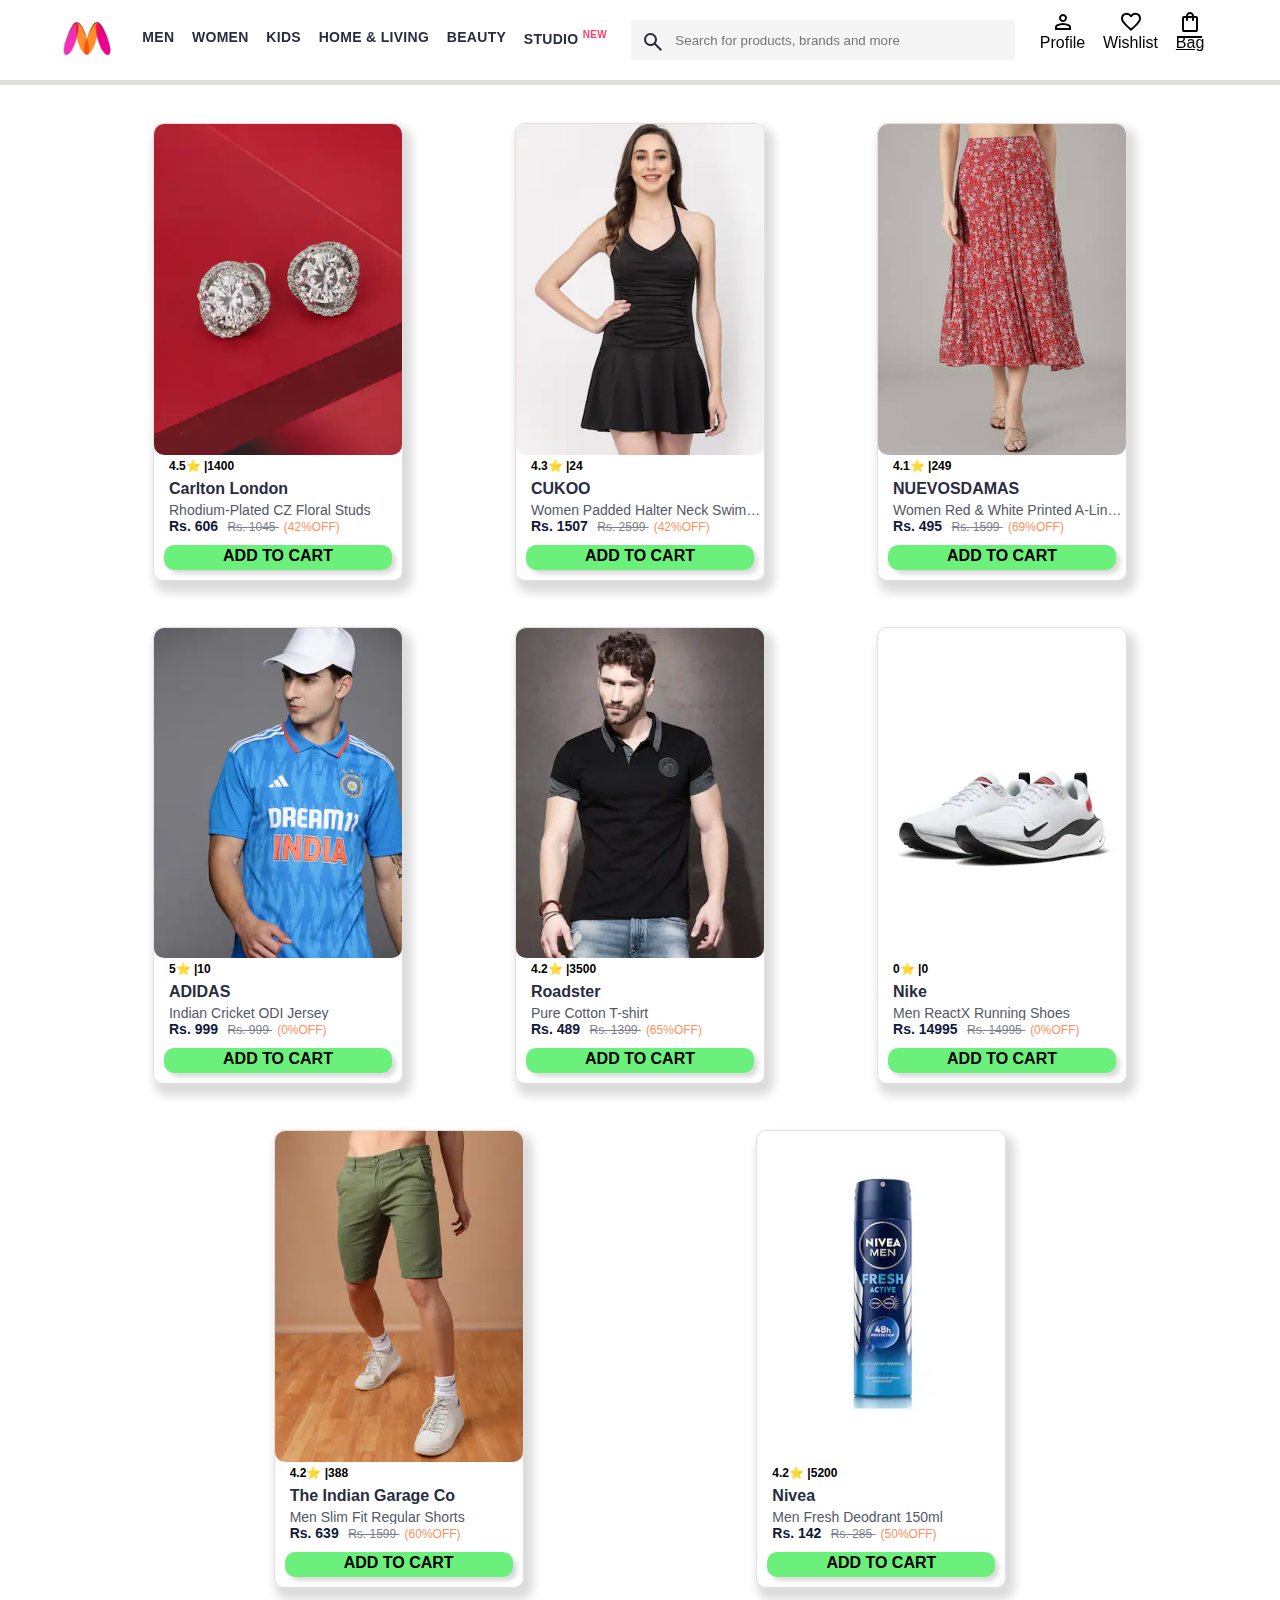
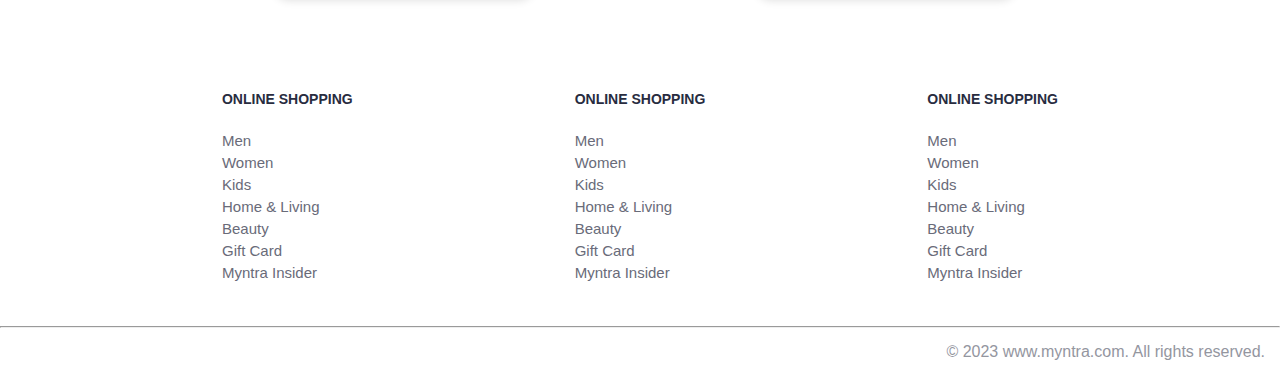
<file: myntra-projectFile/my-project-myntra/index.html>
<!DOCTYPE html>
<html lang="en">
<head>
    <title>Myntra Functional Clone</title>
    <link rel="stylesheet" href="css/index.css">
    <link rel="stylesheet" href="https://fonts.googleapis.com/css2?family=Material+Symbols+Outlined:opsz,wght,FILL,GRAD@20..48,100..700,0..1,-50..200" />
</head>
<body>
    <header>
        <div class="logo_container">
            <a href="#"><img class="myntra_home" src="images/myntra_logo.webp" alt="Myntra Home"></a>
        </div>
        <nav class="nav_bar">
            <a href="#">Men</a>
            <a href="#">Women</a>
            <a href="#">Kids</a>
            <a href="#">Home & Living</a>
            <a href="#">Beauty</a>
            <a href="#">Studio <sup>New</sup></a>
        </nav>
        <div class="search_bar">
            <span class="material-symbols-outlined search_icon">search</span>
            <input class="search_input" placeholder="Search for products, brands and more">
        </div>
        <div class="action_bar">
            <div class="action_container">
                <span class="material-symbols-outlined action_icon">person</span>
                <span class="action_name">Profile</span>
            </div>
            
            <div class="action_container">
                <span class="material-symbols-outlined action_icon">favorite</span>
                <span class="action_name">Wishlist</span>
            </div>

            <a class="action_container" href="pages/bag.html">
                <span class="material-symbols-outlined action_icon">shopping_bag</span>
                <span class="action_name">Bag</span>
                <span class="bagItomeCount">0</span>
            </a>
        </div>
    </header>
    <main>
        <div class="items-Container">
           
        </div>
    </main>
    <footer>
        <div class="footer_container">
            <div class="footer_column">
                <h3>ONLINE SHOPPING</h3>

                <a href="#">Men</a>
                <a href="#">Women</a>
                <a href="#">Kids</a>
                <a href="#">Home & Living</a>
                <a href="#">Beauty</a>
                <a href="#">Gift Card</a>
                <a href="#">Myntra Insider</a>
            </div>

            <div class="footer_column">
                <h3>ONLINE SHOPPING</h3>

                <a href="#">Men</a>
                <a href="#">Women</a>
                <a href="#">Kids</a>
                <a href="#">Home & Living</a>
                <a href="#">Beauty</a>
                <a href="#">Gift Card</a>
                <a href="#">Myntra Insider</a>
            </div>

            <div class="footer_column">
                <h3>ONLINE SHOPPING</h3>

                <a href="#">Men</a>
                <a href="#">Women</a>
                <a href="#">Kids</a>
                <a href="#">Home & Living</a>
                <a href="#">Beauty</a>
                <a href="#">Gift Card</a>
                <a href="#">Myntra Insider</a>
            </div>
        </div>
        <hr>

        <div class="copyright">
            © 2023 www.myntra.com. All rights reserved.
        </div>
    </footer>
     <script src="data/items.js"></script>
    <script src="js/index.js"></script>
   
</body>
</html>
</file>
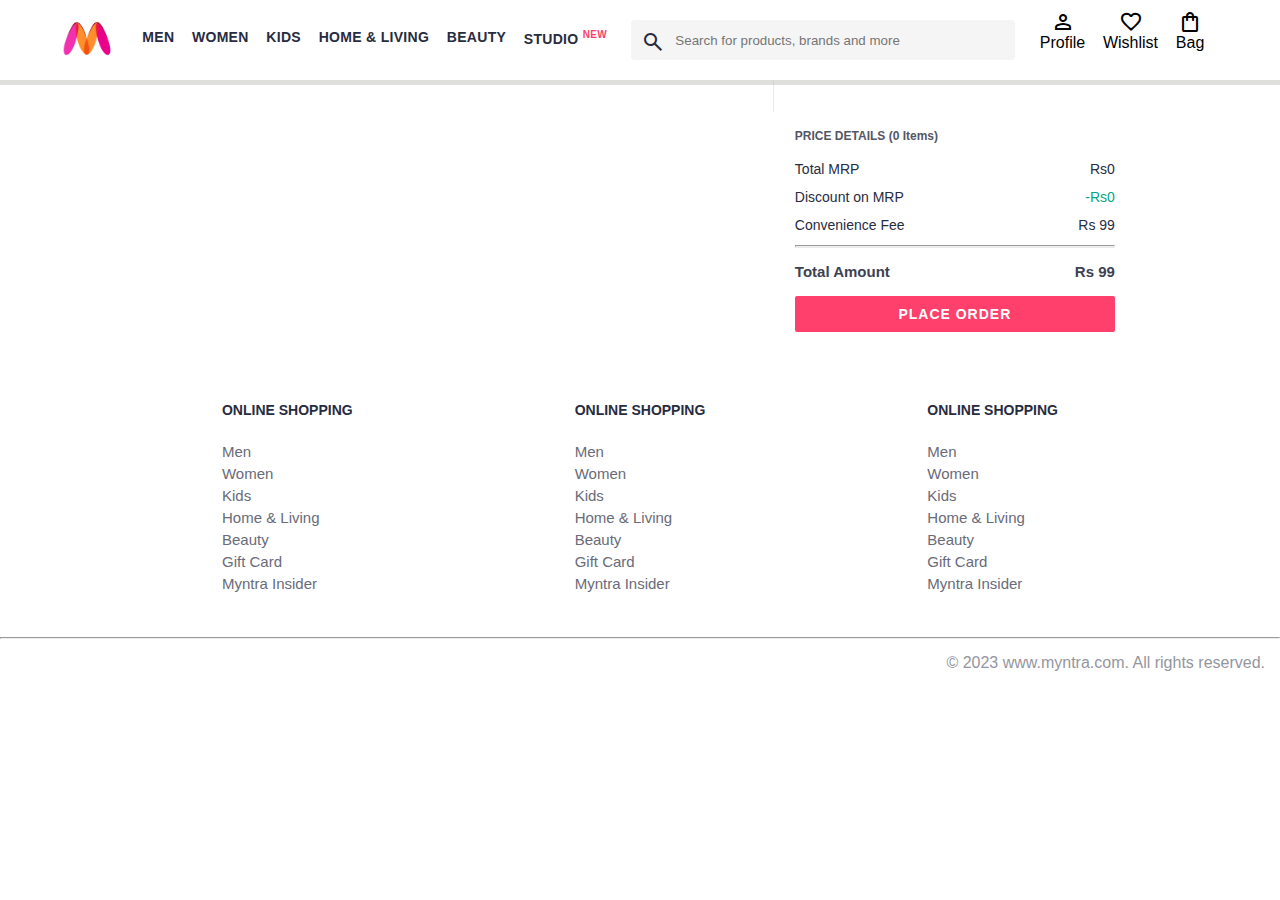
<file: myntra-projectFile/my-project-myntra/pages/bag.html>
<!DOCTYPE html>
<html lang="en">
<head>
    <title>Myntra Clone</title>
    <link rel="stylesheet" href="../css/index.css">
    <link rel="stylesheet" href="../css/bag.css">
    <link rel="stylesheet" href="https://fonts.googleapis.com/css2?family=Material+Symbols+Outlined:opsz,wght,FILL,GRAD@20..48,100..700,0..1,-50..200" />
</head>
<body>
    <header>
        <div class="logo_container">
            <a href="../index.html"><img class="myntra_home" src="../images/myntra_logo.webp" alt="Myntra Home"></a>
        </div>
        <nav class="nav_bar">
            <a href="#">Men</a>
            <a href="#">Women</a>
            <a href="#">Kids</a>
            <a href="#">Home & Living</a>
            <a href="#">Beauty</a>
            <a href="#">Studio <sup>New</sup></a>
        </nav>
        <div class="search_bar">
            <span class="material-symbols-outlined search_icon">search</span>
            <input  type="text" class="search_input" placeholder="Search for products, brands and more">
        </div>
        <div class="action_bar">
            <div class="action_container">
                <span  class="material-symbols-outlined action_icon">person</span>
                <span class="action_name">Profile</span>
            </div>

            <div class="action_container">
                <span class="material-symbols-outlined action_icon">favorite</span>
                <span class="action_name">Wishlist</span>
            </div>

            <div class="action_container">
                <span class="material-symbols-outlined action_icon">shopping_bag</span>
                <span class="action_name">Bag</span>
                <span class="bagItomeCount">0</span>
            </div>
        </div>
    </header>
    <main>
      <div class="bag-page">
        <div class="bag-items-container">
          
        </div>
        <div class="bag-summary">
          
        </div>

      </div>
    </main>
    <footer>
        <div class="footer_container">
            <div class="footer_column">
                <h3>ONLINE SHOPPING</h3>

                <a href="#">Men</a>
                <a href="#">Women</a>
                <a href="#">Kids</a>
                <a href="#">Home & Living</a>
                <a href="#">Beauty</a>
                <a href="#">Gift Card</a>
                <a href="#">Myntra Insider</a>
            </div>

            <div class="footer_column">
                <h3>ONLINE SHOPPING</h3>

                <a href="#">Men</a>
                <a href="#">Women</a>
                <a href="#">Kids</a>
                <a href="#">Home & Living</a>
                <a href="#">Beauty</a>
                <a href="#">Gift Card</a>
                <a href="#">Myntra Insider</a>
            </div>

            <div class="footer_column">
                <h3>ONLINE SHOPPING</h3>

                <a href="#">Men</a>
                <a href="#">Women</a>
                <a href="#">Kids</a>
                <a href="#">Home & Living</a>
                <a href="#">Beauty</a>
                <a href="#">Gift Card</a>
                <a href="#">Myntra Insider</a>
            </div>
        </div>
        <hr>

        <div class="copyright">
            © 2023 www.myntra.com. All rights reserved.
        </div>
    </footer>
    <script src="../data/items.js"></script>
    <script src="../js/index.js"></script>
    <script src="../js/bag.js"></script>
</body>
</html>
</file>
<file: myntra-projectFile/my-project-myntra/css/index.css>
**************** Item Page CSS *************************
.action_container {
    text-decoration: none;
}
a.action_container {
    color:rgb(0, 0, 0);
}
/*
.item-details {
    cursor: pointer;
    width: 250px;
    margin: 10px;
}
.stars {
    font-size: 12px;
    font-weight: 700;
    text-align: left;
}
.company {
    font-size: 18px;
    font-weight: 700;
    line-height: 1;
    color: #282c3f;
    margin-bottom: 6px;
    overflow: hidden;
    text-overflow: ellipsis;
    white-space: nowrap;
    margin-top: 20px;
}
.item-name {
    color: #535766;
    font-size: 16px;
    line-height: 1;
    margin-bottom: 0;
    margin-top: 0;
    overflow: hidden;
    text-overflow: ellipsis;
    white-space: nowrap;
    font-weight: 400;
    display: block;
}
.price-container {
    margin-top: 10px;
}
.current-price {
    font-size: 14px;
    font-weight: 700;
    color: #282c3f;
}
.original-price {
    text-decoration: line-through;
    color: #7e818c;
    font-weight: 400;
    margin-left: 5px;
    font-size: 12px;
}
.discount-percentage {
    color: #ff905a;
    font-weight: 400;
    font-size: 12px;
    margin-left: 5px;
}
.btn-bag {
    background-color: lightgreen;
    border: none;
    padding: 5px 15px;
    border-radius: 10px;
    width: 100%;
    margin-top: 7px;
    font-size: 20px;
    cursor: pointer;
}*/
.bagItomeCount{
    background-color: #f16565;
    white-space: nowrap;
    text-align: center;
    line-height: 18px;
    padding: 0 6px;
    height: 18px;
    position: relative;
    border-radius: 50%;
    font-size: 12px;
    color: #fff;
    left: 13px;
    top: -44px;
    font-weight: 700;
    cursor: pointer;
}

* {
    margin: 0;
    padding: 0;
    font-family: Assistant,-apple-system,BlinkMacSystemFont,Segoe UI,Roboto,Helvetica,Arial,sans-serif;
    box-sizing: border-box;
}
header {
   display: flex;
    height: 80px;
    width: 100%;
    background-color: rgb(255, 255, 255);
    box-shadow: 0px 05px  rgba(192, 192, 188, 0.5) ;
    justify-content: space-evenly;
    align-items: center;
}
.myntra_home {
    height: 45px;
}
.logo_container {
    margin-left: 4%;
}
.action_bar {
    margin-right: 4%;
}
.nav_bar {
    display: flex;
    min-width: 500px;
    justify-content: space-evenly;
}
.nav_bar a {
    font-size: 14px;
    letter-spacing: .3px;
    color: #282c3f;
    font-weight: 700;
    text-transform: uppercase;
    text-decoration: none;
    padding: 27px 0;
    border-bottom: 5px solid  rgb(255, 255, 255);
}
.nav_bar a:hover {
    border-bottom: 4px solid #f54e77;
}

.nav_bar a sup {
    color: #ff3f6c;
    font-size: 10px;
}

.search_bar {
    height: 40px;
    min-width: 200px;
    width: 30%;
    display: flex;
    align-items: center;
}
.search_icon {
    box-sizing: content-box;
    height: 20px;
    padding: 10px;

    background-color: #f5f5f6;
    color: #282c3f;
    font-weight: 300;
    border-radius: 4px 0 0 4px;
}
.search_input {
    color: #696e79;
    background-color: #f5f5f6;
    flex-grow: 1;
    height: 40px;
    border: 0;
    border-radius: 0 4px 4px 0;
}

.action_bar {
    display: flex;
    min-width: 200px;
    justify-content: space-evenly;
}

.action_container {

    display: flex;
    flex-direction: column;
    align-items: center;
}

/* Main section */
.banner_container {
    margin: 40px 0;
}
.banner_image {
    width: 100%;
}

.category_heading {
    text-transform: uppercase;
    color: #3e4152;
    letter-spacing: .15em;
    font-size: 1.8em;
    margin: 50px 0 10px 30px;
    max-height: 5em;
    font-weight: 700;
}

.category-items,.items-Container {
    width: 80%;
    margin: 50px 10%;
    display: flex;
    flex-wrap: wrap;
    justify-content: space-evenly;
}

.sale_item {
    width: 250px;
}

.footer_container {
    margin-top: 40px;
    padding: 30px 0px 40px 0px;
    background: #ffffff;
    display: flex;
    justify-content: space-evenly;
}

.footer_column {
    display: flex;
    flex-direction: column;
}

.footer_column h3 {
    color: #282c3f;
    font-size: 14px;
    margin-bottom: 25px;
}

.footer_column a {
    color: #696b79;
    font-size: 15px;
    text-decoration: none;
    padding-bottom: 5px;
}

.copyright {
    color: #94969f;
    text-align: end;
    padding: 15px;
}
.items-Container{
 
    margin-top: 20px;
    width: 90%;
    margin-left: 5%;
}
.item-contener{
       margin: 2%;
     border-radius: 10px;
    border: 1px solid rgba(179, 173, 173, 0.39) ;
    border-radius: 10px;
    box-shadow:5px 8px 10px 4px gainsboro;
    width: 250px;
}
.image{
    border-radius:10px;
    width: 100%;
}
.rating{
    margin-left: 15px;
        font-size: 12px;
    font-weight: 700;
}
.company-name{
    margin-top: 8px;
    margin-left: 15px;
    font-size: 16px;
    font-weight: 700;
    line-height: 1;
    color: #282c3f;
    margin-bottom: 6px;
    overflow: hidden;
    text-overflow: ellipsis;
    white-space: nowrap;
}
.item-name{
    margin-left: 15px;
    color: #535766;
    font-size: 14px;
    font-weight: 400 ;
    line-height: 1;
    margin-bottom: 0;
    margin-top: 0;
    overflow: hidden;
    text-overflow: ellipsis;
    white-space: nowrap;
    font-weight: 400;
   
}
.price{
    margin-left: 15px;
}
.current-price{
    font-size: 14px;
    font-weight: 700;
    color: #12193b;
}
.orignle-price{
    text-decoration: line-through;
    color: #7e818c;
    font-weight: 400;
    margin-left: 5px;
    font-size: 12px;
}
.discount-persentage{
    color: #ff905a;
    font-weight: 400;
    font-size: 12px;
    margin-left: 5px;
    
}
.add-tiem{
    cursor: pointer;
    margin:10px;
    box-shadow: 4px 4px 4px gainsboro;
     background-color: rgb(108, 240, 124);
    border: none;
    height: 25px;
    padding: 2px;
    text-align: center;
    font-weight: 600;
    border-radius: 10px;
    text-transform: uppercase;
}
header{position: sticky; top: 0;background:}
</file>
<file: myntra-projectFile/my-project-myntra/css/bag.css>
.bag-items-container {
  display: inline-block;
  width: 64%;
  padding-right: 20px;
  border-right: 1px solid #eaeaec;
  padding-top: 32px;
  color: #282c3f;
  font-size: 13px;
  line-height: 1.42857143;
}

.bag-page {
  width: 75%;
  margin-left: 12.5%;
}

.bag-summary {
  vertical-align: top;
  display: inline-block;
  width: 35%;
  padding: 24px 0 0 16px;
  color: #282c3f;
  font-size: 13px;
  line-height: 1.42857143;
}

.bag-details-container {
  margin-bottom: 16px;
}

.price-header {
  font-size: 12px;
  font-weight: 700;
  margin: 24px 0 16px;
  color: #535766;
}

.price-item {
  margin-bottom: 12px;
  line-height: 16px;
  font-size: 14px;
  color: #282c3f;
}

.price-item-value {
  float: right;
}

.priceDetail-base-discount {
  color: #03a685;
}

.price-footer {
  font-weight: 700;
  font-size: 15px;
  padding-top: 16px;
  border-top: 1px solid #eaeaec;
  color: #3e4152;
  line-height: 16px;
}

.btn-place-order {
  width: 100%;
  letter-spacing: 1px;
  font-size: 14px;
  font-weight: 600;
  border-radius: 2px;
  border-width: 0px;
  padding: 10px 16px;
  background-color: rgb(255, 63, 108);
  color: rgb(255, 255, 255);
  cursor: pointer;
}

.bag-item-container {
  margin-bottom: 8px;
  background: #fff;
  font-size: 14px;
  border: 1px solid #eaeaec;
  border-radius: 4px;
  position: relative;
  padding: 12px 12px 0;
}

.item-left-part {
  position: absolute;
  background: rgb(255, 242, 223);
  height: 148px;
  width: 111px;
}

.item-right-part {
  padding-left: 12px;
  position: relative;
  min-height: 148px;
  margin-left: 111px;
  margin-bottom: 12px;
}

.bag-item-img {
  width: 100%;
}

.return-period {
  display: inline-flex;
  font-size: 14px;
  padding-top: 8px;
}

.return-period-days {
  font-weight: 700;
  margin-right: 4px;
}

.delivery-details {
  margin-top: 5px;
  color: #282c3f;
  font-size: 12px;
  letter-spacing: -.1px;
  margin-bottom: 8px;
  line-height: 15px;
}

.delivery-details-days {
  color: #03a685;
}

.remove-from-cart {
  position: absolute;
  font-size: 25px;
  top: 10px;
  right: 18px;
  width: 14px;
  height: 14px;
  cursor: pointer;
}
header{position: sticky; top: 0;background:}
</file>
